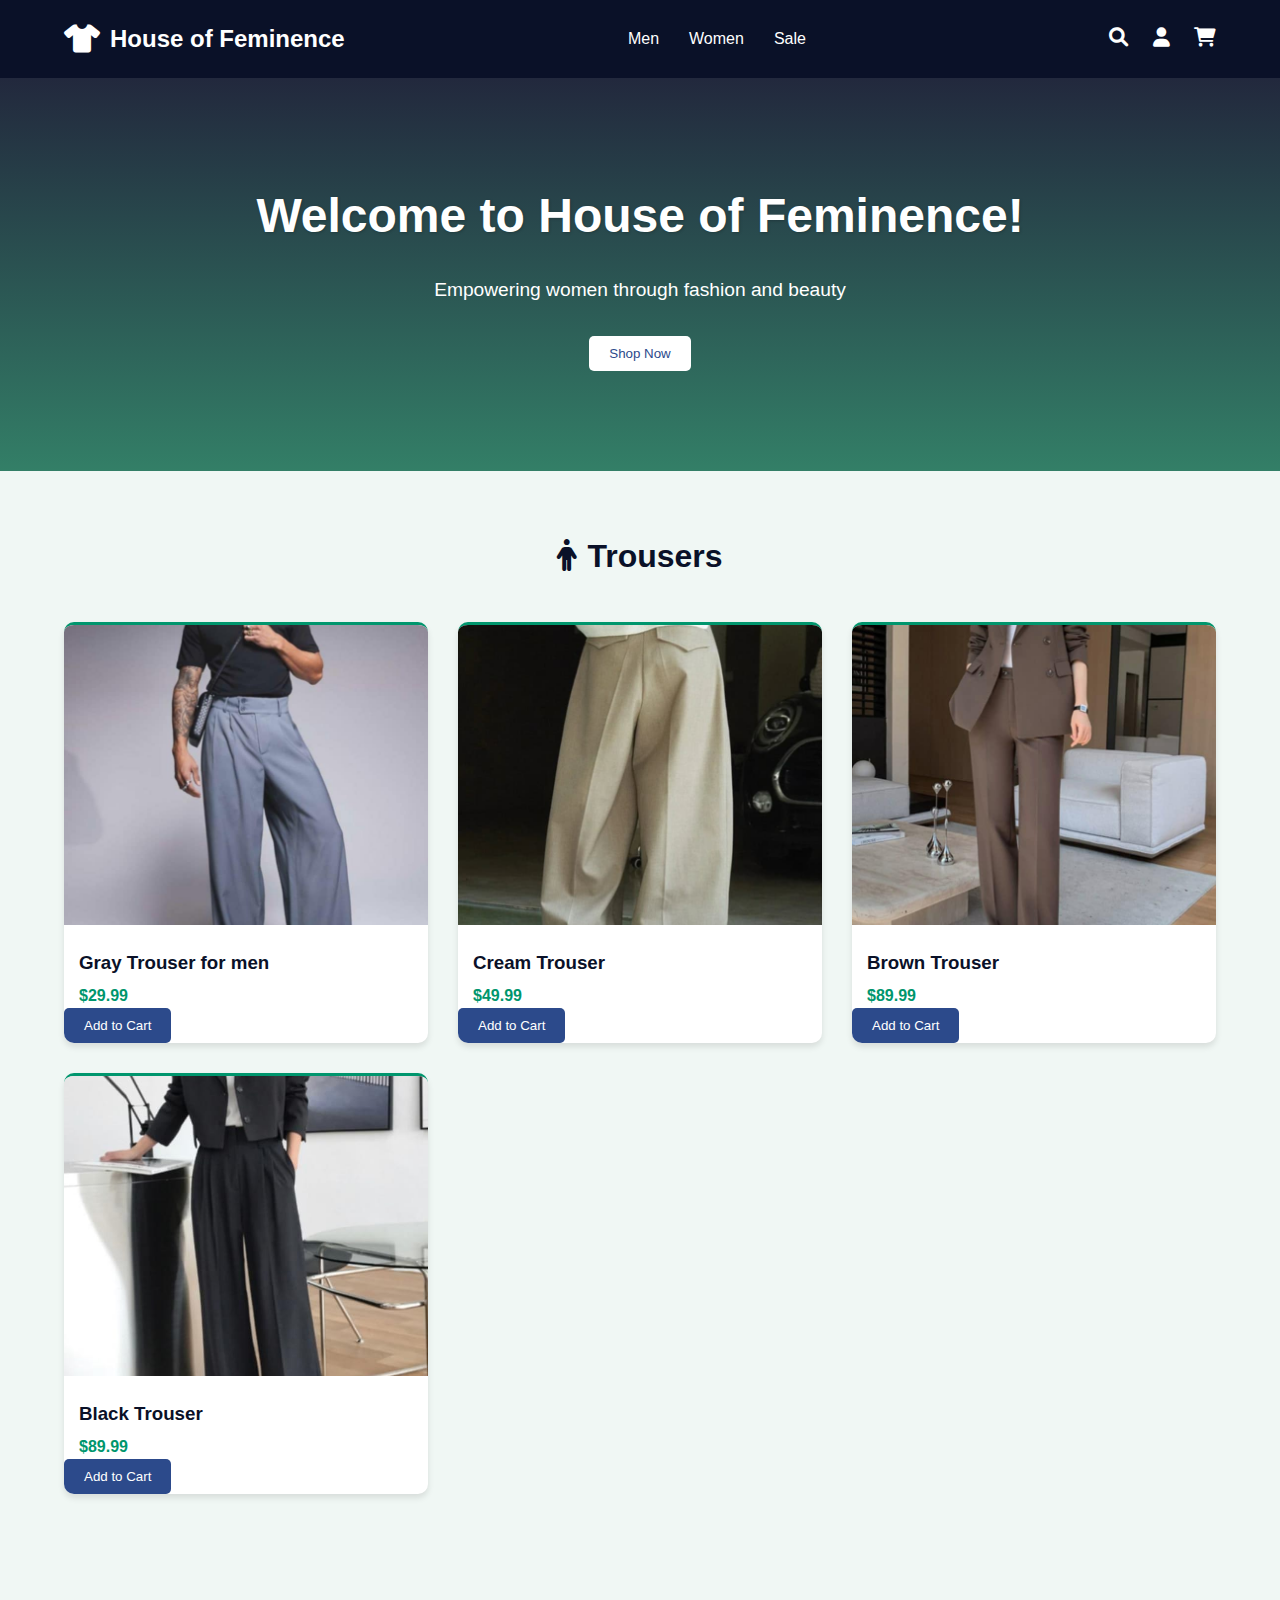
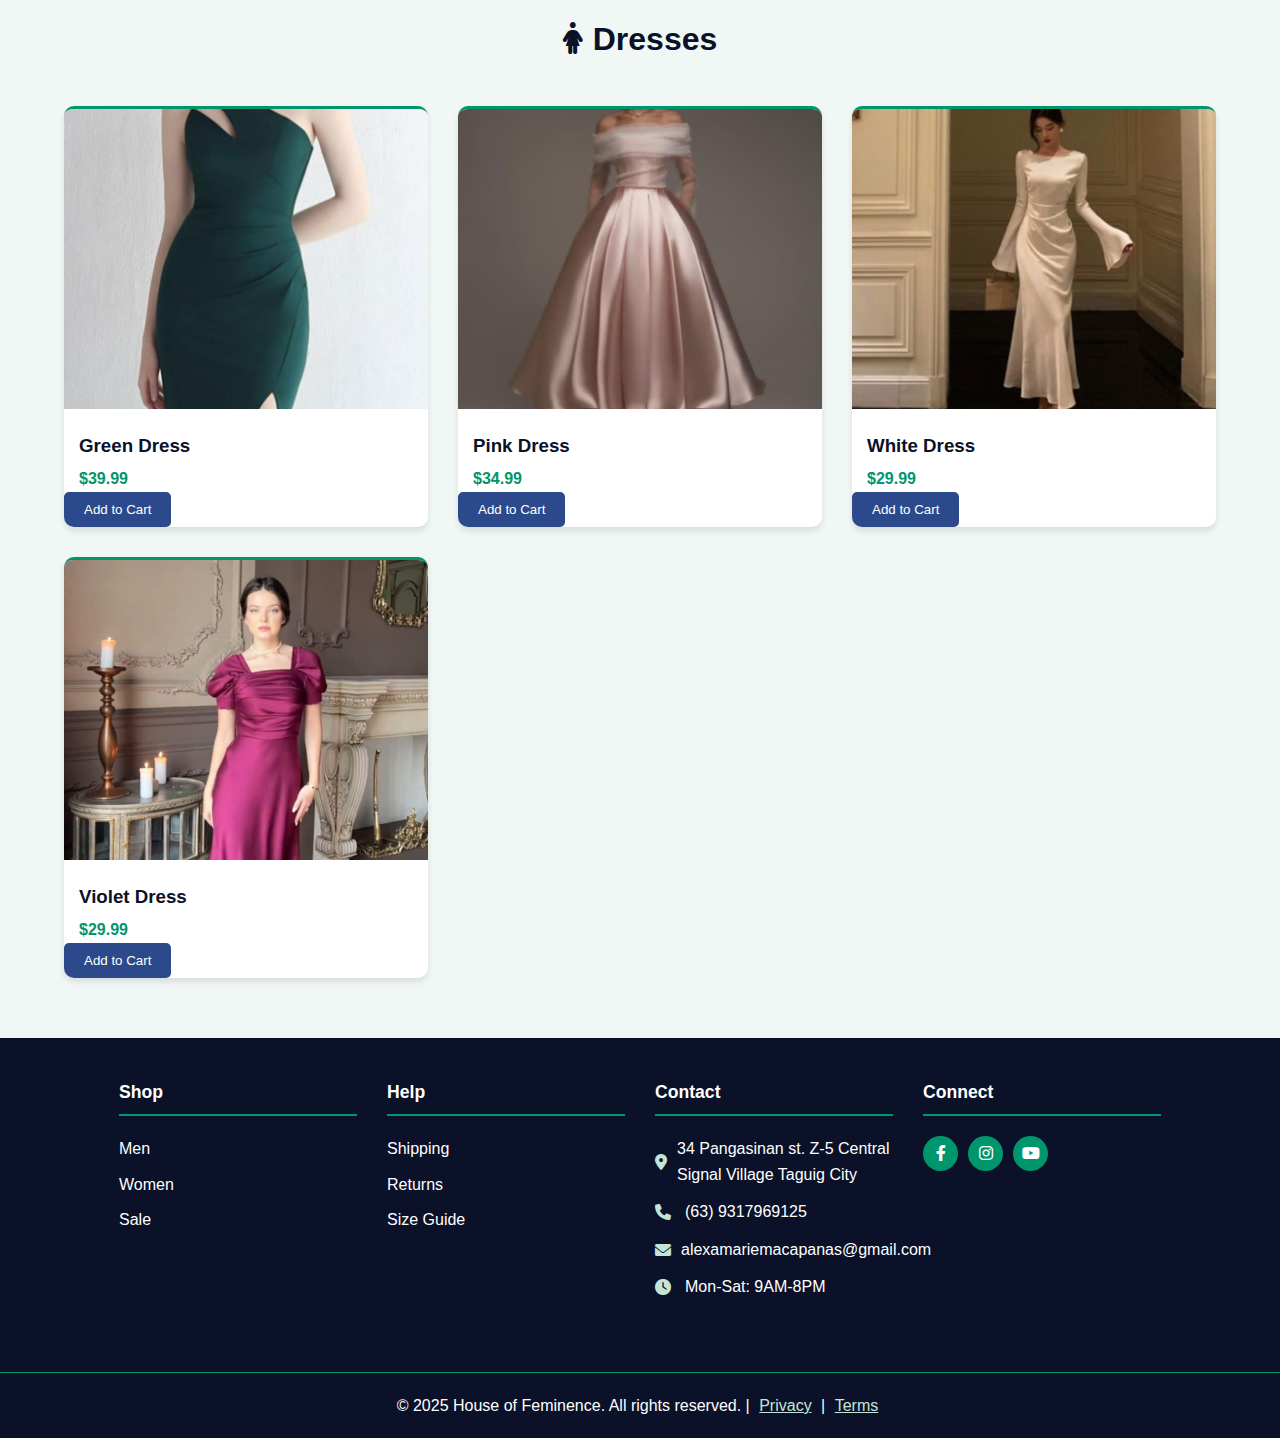
<file: index.html>
<!DOCTYPE html>
<html lang="en">
<head>
    <meta charset="UTF-8">
    <meta name="viewport" content="width=device-width, initial-scale=1.0">
    <title> House of Feminence - Clothing Store</title>
    <link rel="stylesheet" href="alexa.css">
    <link rel="stylesheet" href="https://cdnjs.cloudflare.com/ajax/libs/font-awesome/6.0.0/css/all.min.css">
</head>
<body>
    <header class="blue-header">
        <div class="logo">
            <i class="fas fa-tshirt"></i>
            <span> House of Feminence </span>
        </div>
        <nav>
            <ul>
                <li><a href="#men">Men</a></li>
                <li><a href="#women">Women</a></li>
                <li><a href="#sale">Sale</a></li>
            </ul>
        </nav>
        <div class="header-icons">
            <i class="fas fa-search"></i>
            <i class="fas fa-user"></i>
            <i class="fas fa-shopping-cart"></i>
        </div>
    </header>

    <section class="hero blue-gradient">
        <div class="hero-content">
            <h1>Welcome to House of Feminence!</h1>
            <p> Empowering women through fashion and beauty</p>
            <button class="btn-white">Shop Now</button>
        </div>
    </section>

    <section id="men" class="category-section">
        <h2><i class="fas fa-male"></i>Trousers</h2>
        <div class="product-grid">
            <div class="product-card">
                <img src="img/boy 1.jpg" alt="Men's Trouser">
                <h3>Gray Trouser for men</h3>
                <p class="price">$29.99</p>
                <button class="btn-blue">Add to Cart</button>
            </div>
            <div class="product-card">
                <img src="img/boy 2.jpg" alt="Men's Trouser">
                <h3>Cream Trouser</h3>
                <p class="price">$49.99</p>
                <button class="btn-blue">Add to Cart</button>
            </div>
            <div class="product-card">
                <img src="img/girl 1.jpg" alt="Women's Trouser">
                <h3>Brown Trouser</h3>
                <p class="price">$89.99</p>
                <button class="btn-blue">Add to Cart</button>
            </div>
            <div class="product-card">
                <img src="img/girl 2.jpg" alt="Women's Trouser">
                <h3>Black Trouser</h3>
                <p class="price">$89.99</p>
                <button class="btn-blue">Add to Cart</button>
            </div>
        </div>
    </section>

    <section id="women" class="category-section light-blue-bg">
        <h2><i class="fas fa-female"></i>Dresses</h2>
        <div class="product-grid">
            <div class="product-card">
                <img src="img/green dress.jpg" alt="Dress">
                <h3>Green Dress</h3>
                <p class="price">$39.99</p>
                <button class="btn-blue">Add to Cart</button>
            </div>
            <div class="product-card">
                <img src="img/pink dress.jpg" alt="Dress">
                <h3>Pink Dress</h3>
                <p class="price">$34.99</p>
                <button class="btn-blue">Add to Cart</button>
            </div>
            <div class="product-card">
                <img src="img/white.jpg" alt="Dress">
                <h3>White Dress</h3>
                <p class="price">$29.99</p>
                <button class="btn-blue">Add to Cart</button>
            </div>
            <div class="product-card">
                <img src="img/violet dress.jpg" alt="Dress">
                <h3>Violet Dress</h3>
                <p class="price">$29.99</p>
                <button class="btn-blue">Add to Cart</button>
            </div>
        </div>
    </section>

        </div>
    </section>

    <footer class="dark-blue-bg">
        <div class="footer-landscape">
            <div class="footer-column">
                <h3>Shop</h3>
                <ul>
                    <li><a href="#men">Men</a></li>
                    <li><a href="#women">Women</a></li>
                    <li><a href="#sale">Sale</a></li>
                </ul>
            </div>
            <div class="footer-column">
                <h3>Help</h3>
                <ul>
                    <li><a href="#">Shipping</a></li>
                    <li><a href="#">Returns</a></li>
                    <li><a href="#">Size Guide</a></li>
                </ul>
            </div>
            <div class="footer-column">
                <h3>Contact</h3>
                <ul class="contact-info">
                    <li><i class="fas fa-map-marker-alt"></i> 34 Pangasinan st. Z-5 Central Signal Village Taguig City </li>
                    <li><i class="fas fa-phone"></i> (63) 9317969125 </li>
                    <li><i class="fas fa-envelope"></i> alexamariemacapanas@gmail.com </li>
                    <li><i class="fas fa-clock"></i> Mon-Sat: 9AM-8PM</li>
                </ul>
            </div>
            <div class="footer-column">
                <h3>Connect</h3>
                <div class="social-media">
                    <a href="https://www.facebook.com/share/1BhdhpQKEM/"><i class="fab fa-facebook-f"></i></a>
                    <a href="https://www.instagram.com/lekxaa_?igsh=MWtkMTRmNTcwaHJsNw=="><i class="fab fa-instagram"></i></a>
                    <a href="https://youtube.com/@alexamacapanas5126?si=KGpeBVGej6iQc-I_"><i class="fab fa-youtube"></i></a>
                </div>
            </div>
        </div>
        <div class="footer-bottom">
            <p>&copy; 2025 House of Feminence. All rights reserved. | <a href="#">Privacy</a> | <a href="#">Terms</a></p>
        </div>
    </footer>
</body>
</html>
</file>
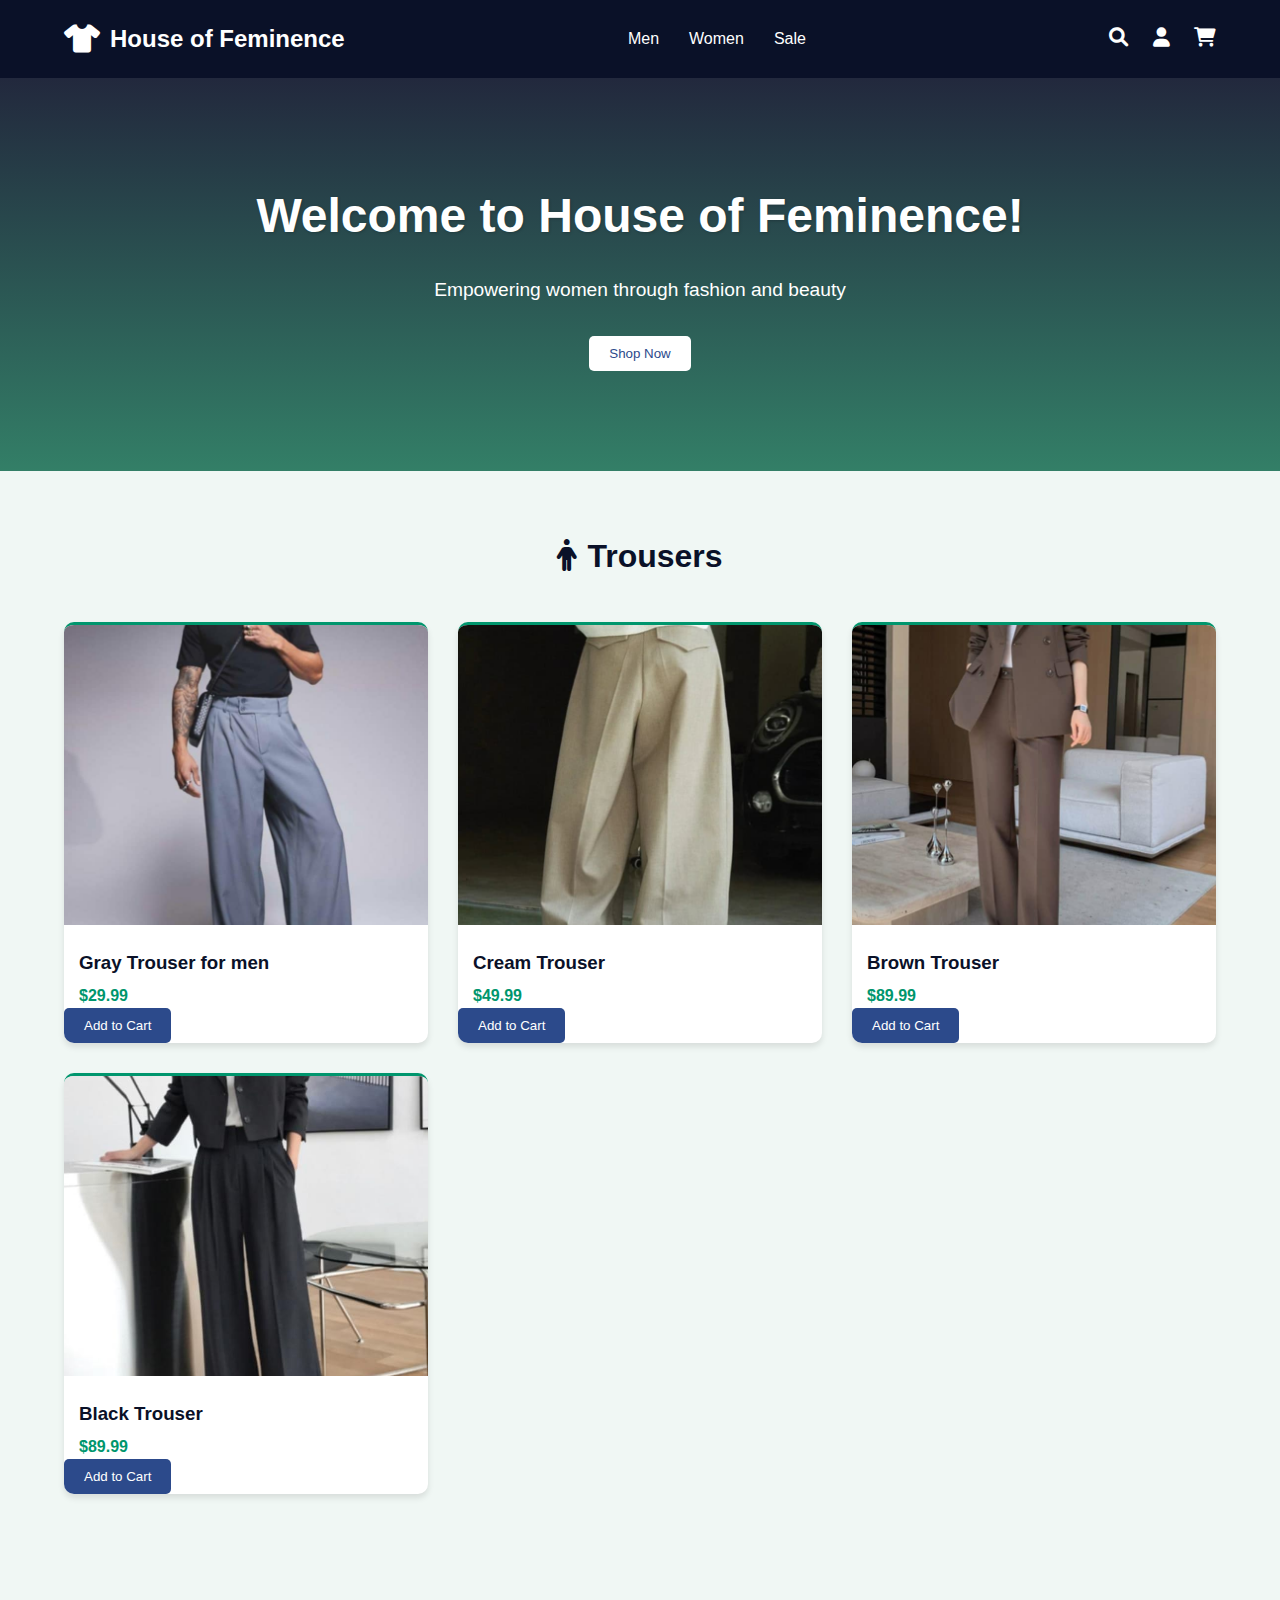
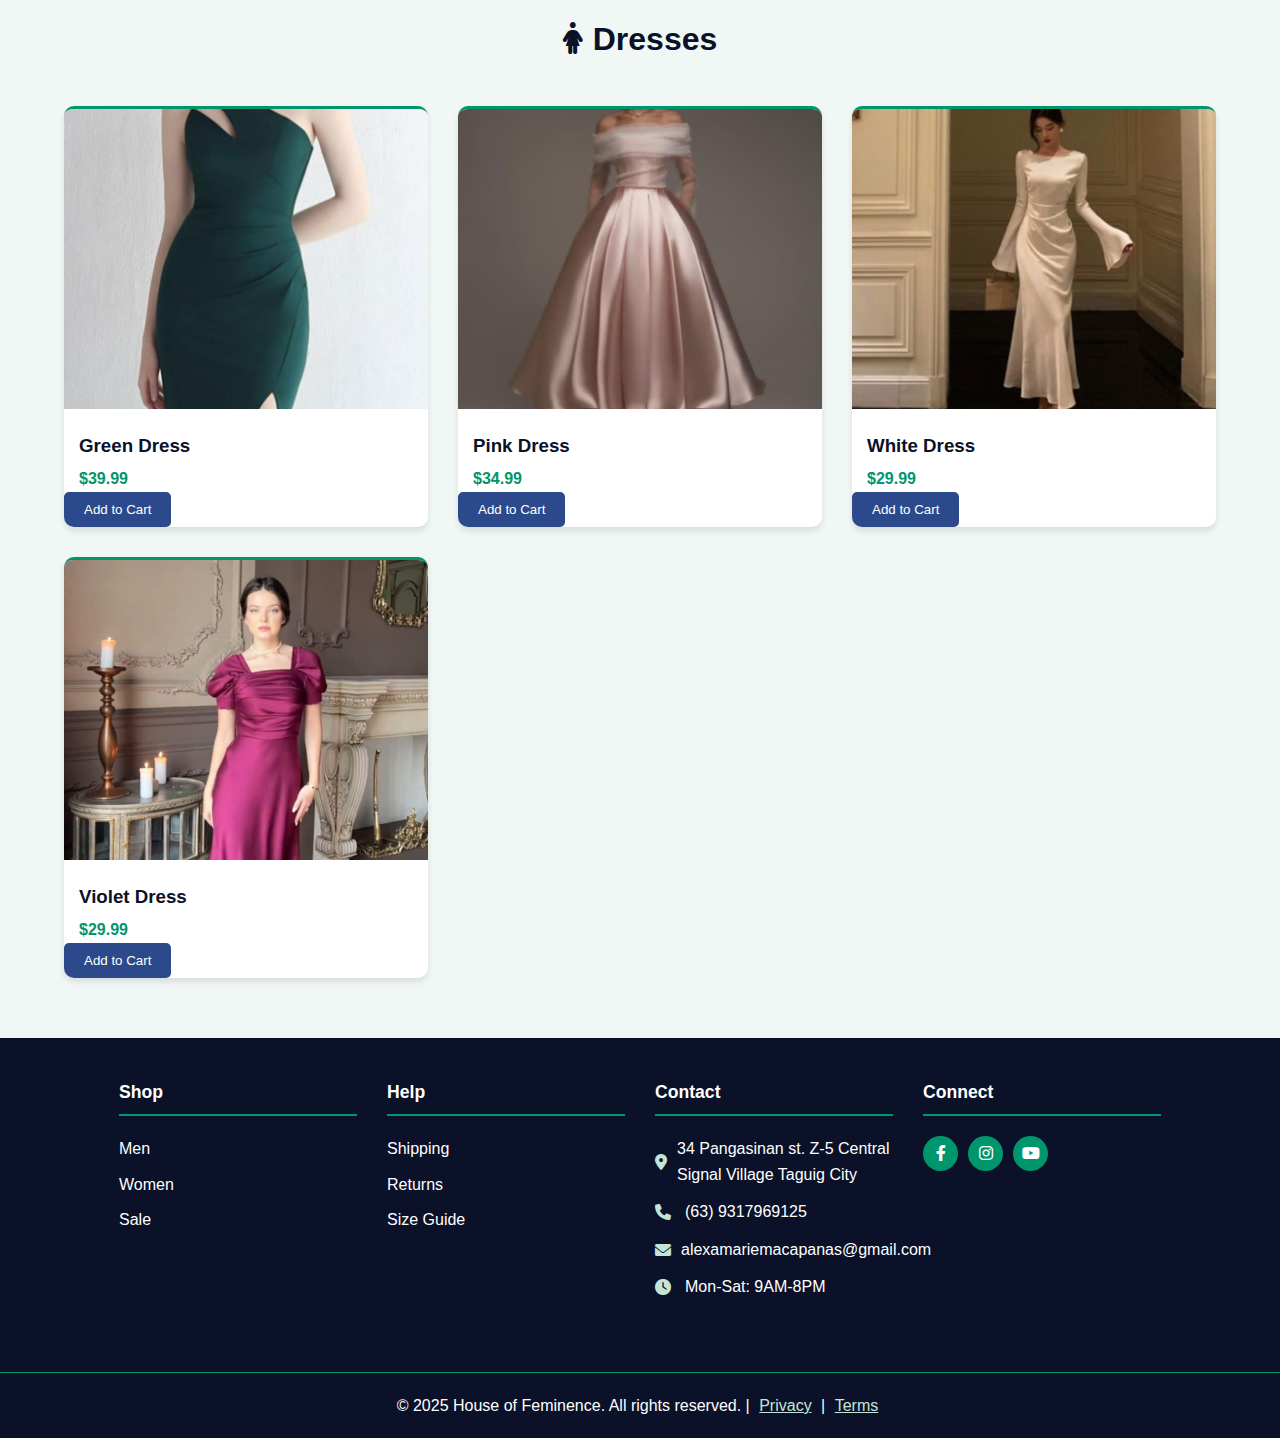
<file: alexa.html>
<!DOCTYPE html>
<html lang="en">
<head>
    <meta charset="UTF-8">
    <meta name="viewport" content="width=device-width, initial-scale=1.0">
    <title> House of Feminence - Clothing Store</title>
    <link rel="stylesheet" href="alexa.css">
    <link rel="stylesheet" href="https://cdnjs.cloudflare.com/ajax/libs/font-awesome/6.0.0/css/all.min.css">
</head>
<body>
    <header class="blue-header">
        <div class="logo">
            <i class="fas fa-tshirt"></i>
            <span> House of Feminence </span>
        </div>
        <nav>
            <ul>
                <li><a href="#men">Men</a></li>
                <li><a href="#women">Women</a></li>
                <li><a href="#sale">Sale</a></li>
            </ul>
        </nav>
        <div class="header-icons">
            <i class="fas fa-search"></i>
            <i class="fas fa-user"></i>
            <i class="fas fa-shopping-cart"></i>
        </div>
    </header>

    <section class="hero blue-gradient">
        <div class="hero-content">
            <h1>Welcome to House of Feminence!</h1>
            <p> Empowering women through fashion and beauty</p>
            <button class="btn-white">Shop Now</button>
        </div>
    </section>

    <section id="men" class="category-section">
        <h2><i class="fas fa-male"></i>Trousers</h2>
        <div class="product-grid">
            <div class="product-card">
                <img src="img/boy 1.jpg" alt="Men's Trouser">
                <h3>Gray Trouser for men</h3>
                <p class="price">$29.99</p>
                <button class="btn-blue">Add to Cart</button>
            </div>
            <div class="product-card">
                <img src="img/boy 2.jpg" alt="Men's Trouser">
                <h3>Cream Trouser</h3>
                <p class="price">$49.99</p>
                <button class="btn-blue">Add to Cart</button>
            </div>
            <div class="product-card">
                <img src="img/girl 1.jpg" alt="Women's Trouser">
                <h3>Brown Trouser</h3>
                <p class="price">$89.99</p>
                <button class="btn-blue">Add to Cart</button>
            </div>
            <div class="product-card">
                <img src="img/girl 2.jpg" alt="Women's Trouser">
                <h3>Black Trouser</h3>
                <p class="price">$89.99</p>
                <button class="btn-blue">Add to Cart</button>
            </div>
        </div>
    </section>

    <section id="women" class="category-section light-blue-bg">
        <h2><i class="fas fa-female"></i>Dresses</h2>
        <div class="product-grid">
            <div class="product-card">
                <img src="img/green dress.jpg" alt="Dress">
                <h3>Green Dress</h3>
                <p class="price">$39.99</p>
                <button class="btn-blue">Add to Cart</button>
            </div>
            <div class="product-card">
                <img src="img/pink dress.jpg" alt="Dress">
                <h3>Pink Dress</h3>
                <p class="price">$34.99</p>
                <button class="btn-blue">Add to Cart</button>
            </div>
            <div class="product-card">
                <img src="img/white.jpg" alt="Dress">
                <h3>White Dress</h3>
                <p class="price">$29.99</p>
                <button class="btn-blue">Add to Cart</button>
            </div>
            <div class="product-card">
                <img src="img/violet dress.jpg" alt="Dress">
                <h3>Violet Dress</h3>
                <p class="price">$29.99</p>
                <button class="btn-blue">Add to Cart</button>
            </div>
        </div>
    </section>

        </div>
    </section>

    <footer class="dark-blue-bg">
        <div class="footer-landscape">
            <div class="footer-column">
                <h3>Shop</h3>
                <ul>
                    <li><a href="#men">Men</a></li>
                    <li><a href="#women">Women</a></li>
                    <li><a href="#sale">Sale</a></li>
                </ul>
            </div>
            <div class="footer-column">
                <h3>Help</h3>
                <ul>
                    <li><a href="#">Shipping</a></li>
                    <li><a href="#">Returns</a></li>
                    <li><a href="#">Size Guide</a></li>
                </ul>
            </div>
            <div class="footer-column">
                <h3>Contact</h3>
                <ul class="contact-info">
                    <li><i class="fas fa-map-marker-alt"></i> 34 Pangasinan st. Z-5 Central Signal Village Taguig City </li>
                    <li><i class="fas fa-phone"></i> (63) 9317969125 </li>
                    <li><i class="fas fa-envelope"></i> alexamariemacapanas@gmail.com </li>
                    <li><i class="fas fa-clock"></i> Mon-Sat: 9AM-8PM</li>
                </ul>
            </div>
            <div class="footer-column">
                <h3>Connect</h3>
                <div class="social-media">
                    <a href="https://www.facebook.com/share/1BhdhpQKEM/"><i class="fab fa-facebook-f"></i></a>
                    <a href="https://www.instagram.com/lekxaa_?igsh=MWtkMTRmNTcwaHJsNw=="><i class="fab fa-instagram"></i></a>
                    <a href="#"><i class="fab fa-youtube"></i></a>
                </div>
            </div>
        </div>
        <div class="footer-bottom">
            <p>&copy; 2025 House of Feminence. All rights reserved. | <a href="#">Privacy</a> | <a href="#">Terms</a></p>
        </div>
    </footer>
</body>
</html>
</file>
<file: alexa.css>
* {
    margin: 0;
    padding: 0;
    box-sizing: border-box;
    font-family: 'Segoe UI', Tahoma, Geneva, Verdana, sans-serif;
}

body {
    line-height: 1.6;
    color: #333;
}

:root {
    
    --midnight-navy: #0A1128;
    --dark-navy: #1A2A57;
    --medium-navy: #2C4A8B;
    --light-navy: #3A66C7;
    
    
    --deep-emerald: #005F41;
    --dark-emerald: #007A55;
    --medium-emerald: #00966D;
    --light-emerald: #00B380;
    
    
    --pale-accent: #C5E4D9;
    --bg-color: #F0F7F4;
    --white: #FFFFFF;
}

.blue-header {
    background-color: var(--midnight-navy);
    color: var(--white);
}

.blue-gradient {
    background: linear-gradient(135deg, var(--midnight-navy), var(--medium-emerald));
}

.light-blue-bg {
    background-color: var(--bg-color);
}

.dark-blue-bg {
    background-color: var(--midnight-navy);
}

.btn-blue {
    background-color: var(--medium-navy);
    color: var(--white);
    border: none;
    padding: 10px 20px;
    border-radius: 5px;
    cursor: pointer;
    transition: all 0.3s ease;
}

.btn-blue:hover {
    background-color: var(--midnight-navy);
    transform: translateY(-2px);
}

.btn-emerald {
    background-color: var(--medium-emerald);
    color: var(--white);
    border: none;
    padding: 10px 20px;
    border-radius: 5px;
    cursor: pointer;
    transition: all 0.3s ease;
}

.btn-emerald:hover {
    background-color: var(--deep-emerald);
    transform: translateY(-2px);
}

.btn-white {
    background-color: var(--white);
    color: var(--medium-navy);
    border: none;
    padding: 10px 20px;
    border-radius: 5px;
    cursor: pointer;
    transition: all 0.3s ease;
}

.btn-white:hover {
    background-color: var(--bg-color);
    transform: translateY(-2px);
}

header {
    display: flex;
    justify-content: space-between;
    align-items: center;
    padding: 20px 5%;
    position: sticky;
    top: 0;
    z-index: 100;
}

.logo {
    display: flex;
    align-items: center;
    font-size: 1.5rem;
    font-weight: bold;
}

.logo i {
    margin-right: 10px;
    font-size: 1.8rem;
}

nav ul {
    display: flex;
    list-style: none;
}

nav ul li {
    margin: 0 15px;
}

nav ul li a {
    color: var(--white);
    text-decoration: none;
    font-weight: 500;
    transition: color 0.3s ease;
}

nav ul li a:hover {
    color: var(--pale-accent);
}

.header-icons i {
    margin-left: 20px;
    font-size: 1.2rem;
    cursor: pointer;
    transition: transform 0.3s ease;
}

.header-icons i:hover {
    transform: scale(1.1);
}

.hero {
    color: var(--white);
    padding: 100px 5%;
    text-align: center;
    background: linear-gradient(rgba(10, 17, 40, 0.9), rgba(0, 95, 65, 0.8));
}

.hero h1 {
    font-size: 3rem;
    margin-bottom: 20px;
    text-shadow: 1px 1px 3px rgba(0, 0, 0, 0.2);
}

.hero p {
    font-size: 1.2rem;
    margin-bottom: 30px;
    max-width: 600px;
    margin-left: auto;
    margin-right: auto;
}

.category-section {
    padding: 60px 5%;
    background-color: var(--bg-color);
}

.category-section h2 {
    text-align: center;
    margin-bottom: 40px;
    font-size: 2rem;
    color: var(--midnight-navy);
}

.category-section h2 i {
    margin-right: 10px;
}

.product-grid {
    display: grid;
    grid-template-columns: repeat(auto-fill, minmax(280px, 1fr));
    gap: 30px;
}

.product-card {
    background: var(--white);
    border-radius: 10px;
    overflow: hidden;
    box-shadow: 0 4px 6px rgba(0, 0, 0, 0.1);
    transition: all 0.3s ease;
    border-top: 3px solid var(--medium-emerald);
}

.product-card:hover {
    transform: translateY(-5px);
    box-shadow: 0 10px 15px rgba(0, 0, 0, 0.1);
}

.product-card img {
    width: 100%;
    height: 300px;
    object-fit: cover;
    transition: transform 0.3s ease;
}

.product-card:hover img {
    transform: scale(1.03);
}

.product-card h3 {
    padding: 15px 15px 5px;
    color: var(--midnight-navy);
}

.product-card .price {
    padding: 0 15px;
    font-weight: bold;
    color: var(--medium-emerald);
}

.footer-landscape {
    display: flex;
    flex-wrap: wrap;
    justify-content: space-between;
    padding: 40px 5%;
    max-width: 1200px;
    margin: 0 auto;
    background-color: var(--midnight-navy);
}

.footer-column {
    flex: 1;
    min-width: 200px;
    padding: 0 15px;
    margin-bottom: 20px;
}

.footer-column h3 {
    color: var(--white);
    margin-bottom: 20px;
    font-size: 1.1rem;
    border-bottom: 2px solid var(--medium-emerald);
    padding-bottom: 8px;
}

.footer-column ul {
    list-style: none;
}

.footer-column li {
    margin-bottom: 10px;
}

.footer-column a {
    color: var(--white);
    text-decoration: none;
    transition: color 0.3s ease;
}

.footer-column a:hover {
    color: var(--pale-accent);
}

.contact-info li {
    display: flex;
    align-items: center;
    margin-bottom: 12px;
    color: var(--white);
}

.contact-info i {
    margin-right: 10px;
    width: 20px;
    color: var(--pale-accent);
}

.social-media {
    display: flex;
    gap: 10px;
    margin: 20px 0;
}

.social-media a {
    color: var(--white);
    background-color: var(--medium-emerald);
    width: 35px;
    height: 35px;
    border-radius: 50%;
    display: flex;
    align-items: center;
    justify-content: center;
    transition: all 0.3s ease;
}

.social-media a:hover {
    background-color: var(--light-emerald);
    transform: translateY(-3px);
}

.footer-bottom {
    text-align: center;
    padding: 20px;
    border-top: 1px solid var(--medium-emerald);
}

.footer-bottom p {
    margin: 0;
    color: var(--white);
}

.footer-bottom a {
    color: var(--pale-accent);
    margin: 0 5px;
}

@media (max-width: 768px) {
    header {
        flex-direction: column;
        padding: 20px;
    }

    nav ul {
        margin: 20px 0;
        flex-wrap: wrap;
        justify-content: center;
    }

    .header-icons {
        margin-top: 20px;
    }

    .hero h1 {
        font-size: 2.2rem;
    }

    .footer-column {
        min-width: 150px;
    }
}

@media (max-width: 480px) {
    .footer-landscape {
        flex-direction: column;
    }

    .footer-column {
        margin-bottom: 30px;
        text-align: center;
    }

    .contact-info li {
        justify-content: center;
    }

    .social-media {
        justify-content: center;
    }
}
</file>
